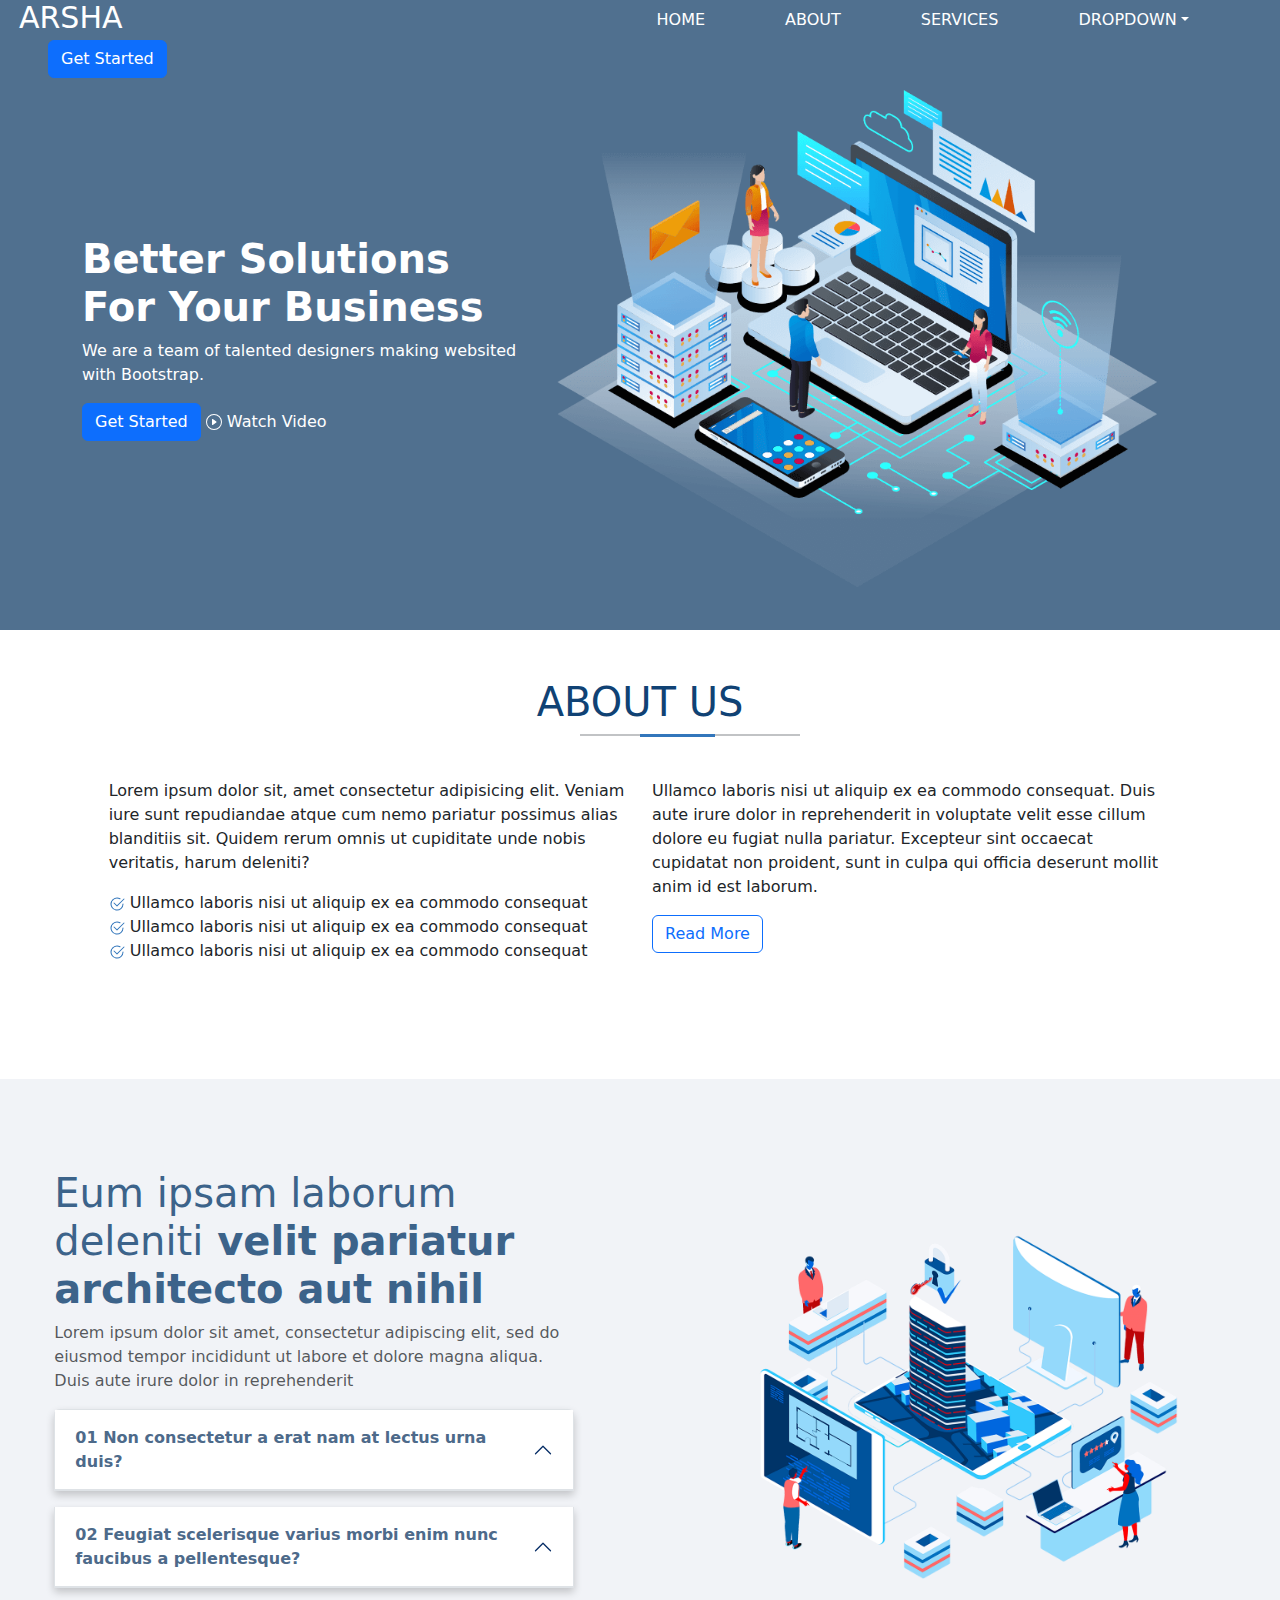
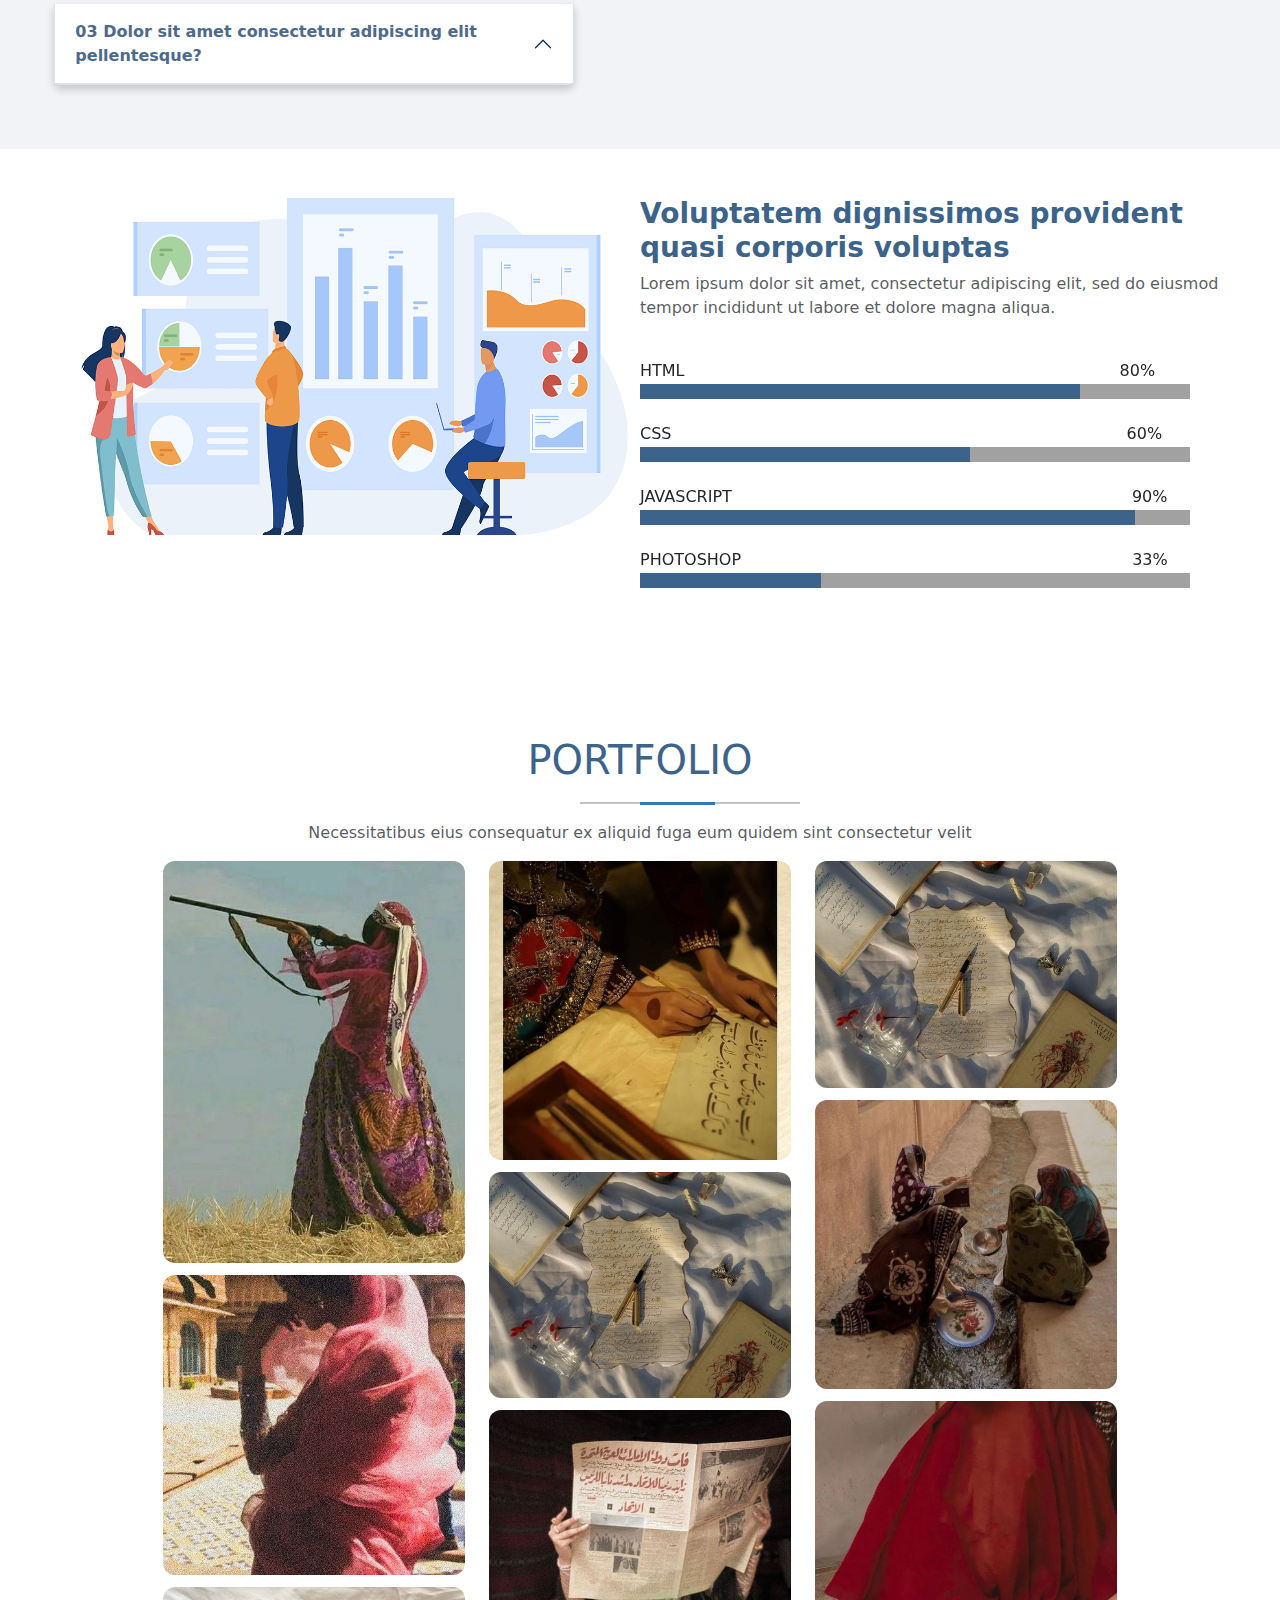
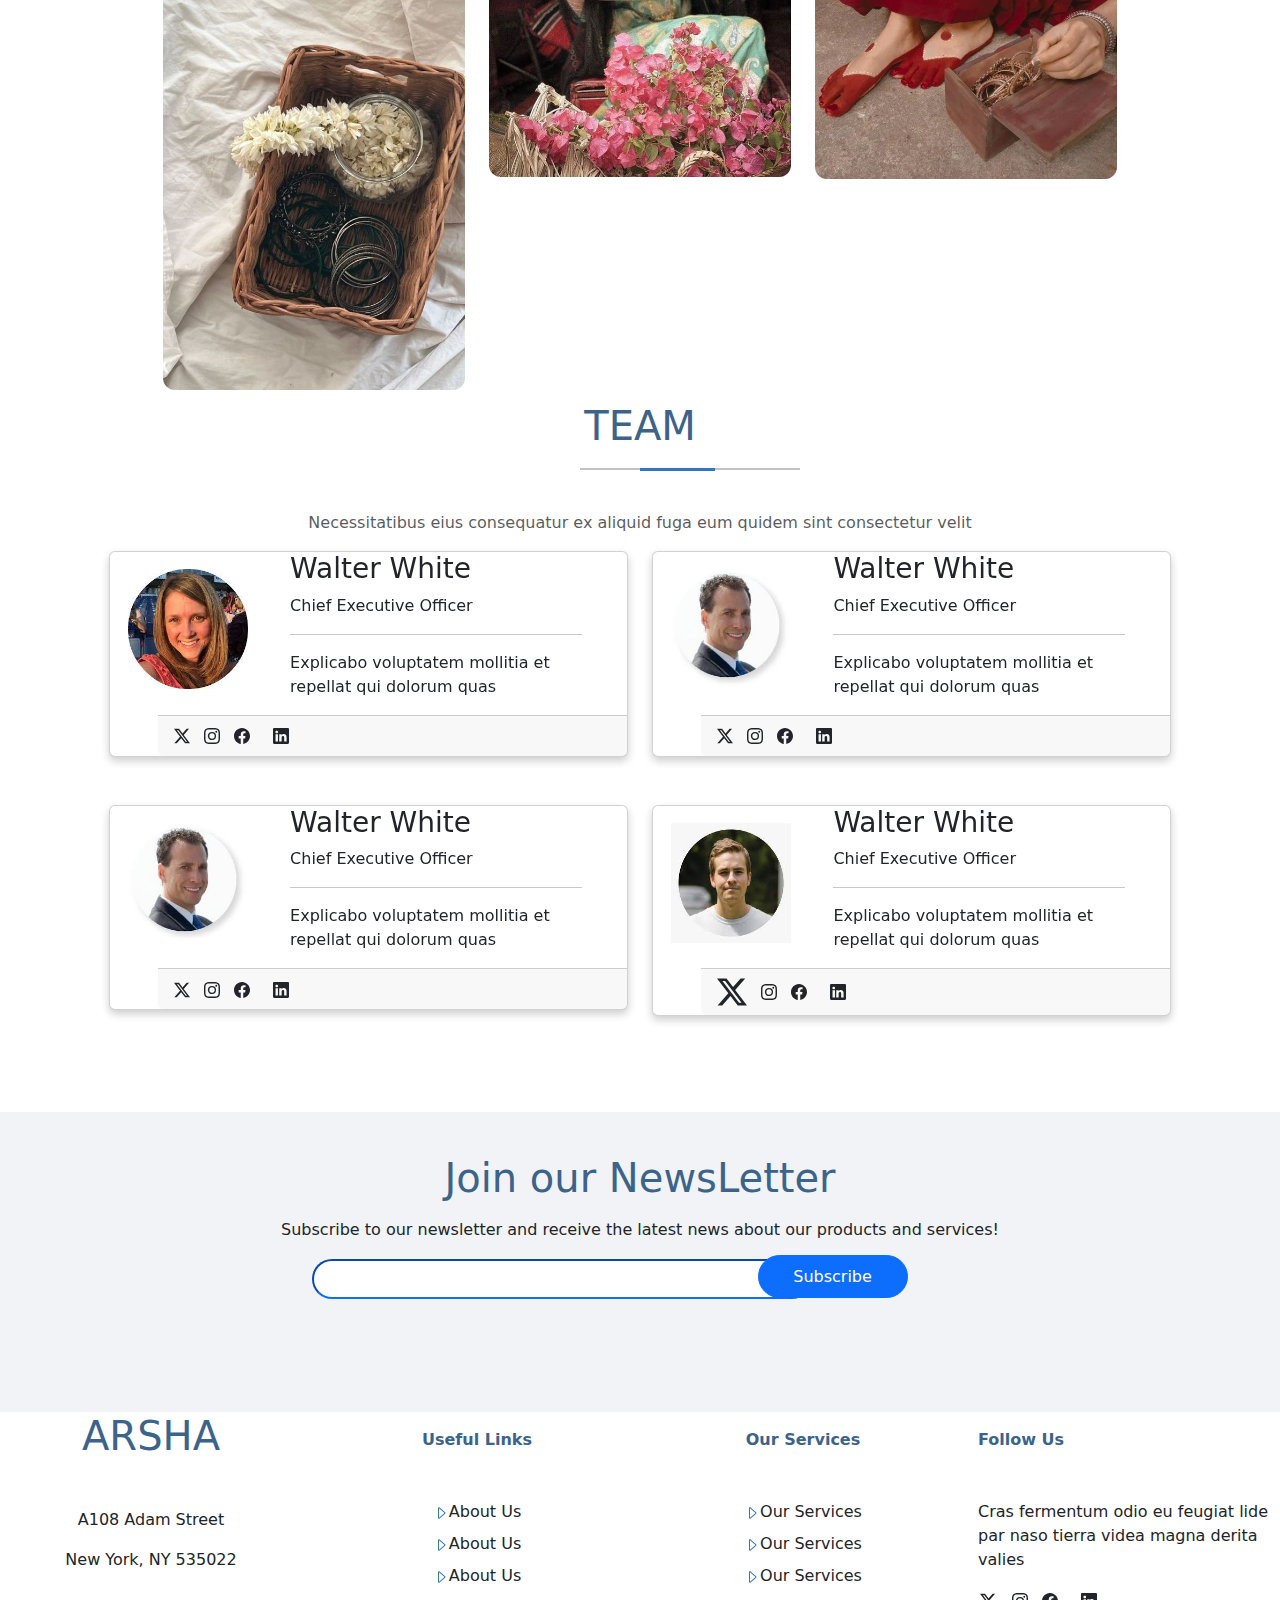
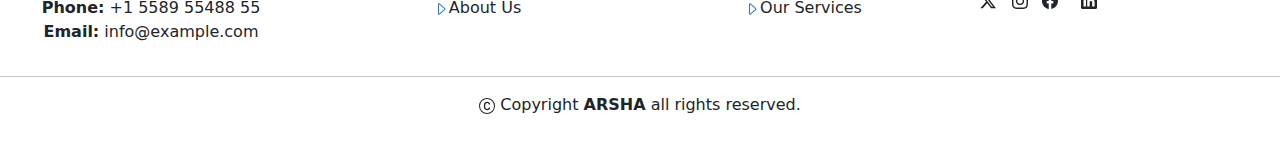
<file: index.html>
<!DOCTYPE html>
<meta name="viewport" content="width=device-width, initial-scale=1.0">

<head>
    <title>ARSHA</title>
    <link rel="stylesheet" href="./index.css">

<link href="https://cdn.jsdelivr.net/npm/bootstrap@5.0.2/dist/css/bootstrap.min.css" rel="stylesheet">
<link rel="stylesheet" href="https://cdn.jsdelivr.net/npm/@fortawesome/fontawesome-free@6.4.2/css/all.min.css">
</head>
<body>

    <!-- NAVBAR -->
     <nav class="nav-ex navbar-light bg-light  " >
        <div class="container-fluid custom-nav">
        <div class="navbar-nav">
    
            
            <ul class="nav nav-pills  text-white">
                <a href="#" class="navbar-brand display-4 text-white"> ARSHA</a>
                <li class="nav-item ms-5">
                    <a href="#home" class="nav-link text-white">HOME</a>
                </li>
                <li class="nav-item  ms-5">
                    <a href="#about" class="nav-link text-white">ABOUT</a>
                </li>
                <li class="nav-item  ms-5">
                    <a href="#services" class="nav-link text-white">SERVICES</a>
                </li>
                <li class="nav-item dropdown ms-5">
                    <a href="#h" class="nav-link dropdown-toggle text-white" data-bs-toggle="dropdown" role="button"
                    aria-expanded="false">DROPDOWN</a>
                    <ul class="dropdown-menu">
                        <li class="dropdown-item text-white"><a href="#dropdown1"> portfolio </a></li>
                        <li class="dropdown-item text-white"> <a href="#dropdown2"> team</a></li>

                    </ul>
                </li>
                <li class="nav-item ms-5 " >
                    <button class="btn btn-primary"> Get Started</button>

                </li>


            </ul>

    </div>
     </nav>

     <!-- scrollspy -->
      <div >
        <!-- HOME -->
        <section id="home">
            <div class="container">
                <div class="row  justify-content-space-between align-items-center">
                    <div class="col col-lg-5 columns">
                        <h1 class="fw-bold text-white">Better Solutions For Your Business</h1>
                        <p class="text-white">We are a team of talented
                            designers making websited with Bootstrap.
                        </p>
                        <span><Button class="btn btn-primary">Get Started</Button>
                        <span class="text-white"><svg xmlns="http://www.w3.org/2000/svg" width="16" height="16" fill="white" class="bi bi-play-circle" viewBox="0 0 16 16">
                            <path d="M8 15A7 7 0 1 1 8 1a7 7 0 0 1 0 14m0 1A8 8 0 1 0 8 0a8 8 0 0 0 0 16"/>
                            <path d="M6.271 5.055a.5.5 0 0 1 .52.038l3.5 2.5a.5.5 0 0 1 0 .814l-3.5 2.5A.5.5 0 0 1 6 10.5v-5a.5.5 0 0 1 .271-.445"/>
                          </svg> Watch Video</span></span>
                    </div>
                    <div class="col col-lg-6 columns">
                        <img src="fazool-tasweerain/hero-img.png" class="hero">
                    </div>
                </div>
            </div>

        </section>

        <!-- ABOUT US -->
        <section id="about" class="aboutUsSection">
            <!-- <div id="myCarousel" class="carousel slide" data-bs-ride="carousel">
                <div class="carousel-inner w-100% bg-secondary">
                    <div class="carousel-item active">
                        <svg xmlns="http://www.w3.org/2000/svg" width="16" height="16" fill="currentColor" class="bi bi-instagram" viewBox="0 0 16 16">
                            <path d="M8 0C5.829 0 5.556.01 4.703.048 3.85.088 3.269.222 2.76.42a3.9 3.9 0 0 0-1.417.923A3.9 3.9 0 0 0 .42 2.76C.222 3.268.087 3.85.048 4.7.01 5.555 0 5.827 0 8.001c0 2.172.01 2.444.048 3.297.04.852.174 1.433.372 1.942.205.526.478.972.923 1.417.444.445.89.719 1.416.923.51.198 1.09.333 1.942.372C5.555 15.99 5.827 16 8 16s2.444-.01 3.298-.048c.851-.04 1.434-.174 1.943-.372a3.9 3.9 0 0 0 1.416-.923c.445-.445.718-.891.923-1.417.197-.509.332-1.09.372-1.942C15.99 10.445 16 10.173 16 8s-.01-2.445-.048-3.299c-.04-.851-.175-1.433-.372-1.941a3.9 3.9 0 0 0-.923-1.417A3.9 3.9 0 0 0 13.24.42c-.51-.198-1.092-.333-1.943-.372C10.443.01 10.172 0 7.998 0zm-.717 1.442h.718c2.136 0 2.389.007 3.232.046.78.035 1.204.166 1.486.275.373.145.64.319.92.599s.453.546.598.92c.11.281.24.705.275 1.485.039.843.047 1.096.047 3.231s-.008 2.389-.047 3.232c-.035.78-.166 1.203-.275 1.485a2.5 2.5 0 0 1-.599.919c-.28.28-.546.453-.92.598-.28.11-.704.24-1.485.276-.843.038-1.096.047-3.232.047s-2.39-.009-3.233-.047c-.78-.036-1.203-.166-1.485-.276a2.5 2.5 0 0 1-.92-.598 2.5 2.5 0 0 1-.6-.92c-.109-.281-.24-.705-.275-1.485-.038-.843-.046-1.096-.046-3.233s.008-2.388.046-3.231c.036-.78.166-1.204.276-1.486.145-.373.319-.64.599-.92s.546-.453.92-.598c.282-.11.705-.24 1.485-.276.738-.034 1.024-.044 2.515-.045zm4.988 1.328a.96.96 0 1 0 0 1.92.96.96 0 0 0 0-1.92m-4.27 1.122a4.109 4.109 0 1 0 0 8.217 4.109 4.109 0 0 0 0-8.217m0 1.441a2.667 2.667 0 1 1 0 5.334 2.667 2.667 0 0 1 0-5.334"/>
                          </svg>
                    </div>
                    <div class="carousel-item">
                        <svg xmlns="http://www.w3.org/2000/svg" width="16" height="16" fill="currentColor" class="bi bi-cloud-rain-fill" viewBox="0 0 16 16">
                            <path d="M4.158 12.025a.5.5 0 0 1 .316.633l-.5 1.5a.5.5 0 1 1-.948-.316l.5-1.5a.5.5 0 0 1 .632-.317m3 0a.5.5 0 0 1 .316.633l-1 3a.5.5 0 1 1-.948-.316l1-3a.5.5 0 0 1 .632-.317m3 0a.5.5 0 0 1 .316.633l-.5 1.5a.5.5 0 1 1-.948-.316l.5-1.5a.5.5 0 0 1 .632-.317m3 0a.5.5 0 0 1 .316.633l-1 3a.5.5 0 1 1-.948-.316l1-3a.5.5 0 0 1 .632-.317m.247-6.998a5.001 5.001 0 0 0-9.499-1.004A3.5 3.5 0 1 0 3.5 11H13a3 3 0 0 0 .405-5.973"/>
                          </svg>
                    </div>
                    <div class="carousel-item"><svg xmlns="http://www.w3.org/2000/svg" width="16" height="16" fill="currentColor" class="bi bi-apple" viewBox="0 0 16 16">
                        <path d="M11.182.008C11.148-.03 9.923.023 8.857 1.18c-1.066 1.156-.902 2.482-.878 2.516s1.52.087 2.475-1.258.762-2.391.728-2.43m3.314 11.733c-.048-.096-2.325-1.234-2.113-3.422s1.675-2.789 1.698-2.854-.597-.79-1.254-1.157a3.7 3.7 0 0 0-1.563-.434c-.108-.003-.483-.095-1.254.116-.508.139-1.653.589-1.968.607-.316.018-1.256-.522-2.267-.665-.647-.125-1.333.131-1.824.328-.49.196-1.422.754-2.074 2.237-.652 1.482-.311 3.83-.067 4.56s.625 1.924 1.273 2.796c.576.984 1.34 1.667 1.659 1.899s1.219.386 1.843.067c.502-.308 1.408-.485 1.766-.472.357.013 1.061.154 1.782.539.571.197 1.111.115 1.652-.105.541-.221 1.324-1.059 2.238-2.758q.52-1.185.473-1.282"/>
                        <path d="M11.182.008C11.148-.03 9.923.023 8.857 1.18c-1.066 1.156-.902 2.482-.878 2.516s1.52.087 2.475-1.258.762-2.391.728-2.43m3.314 11.733c-.048-.096-2.325-1.234-2.113-3.422s1.675-2.789 1.698-2.854-.597-.79-1.254-1.157a3.7 3.7 0 0 0-1.563-.434c-.108-.003-.483-.095-1.254.116-.508.139-1.653.589-1.968.607-.316.018-1.256-.522-2.267-.665-.647-.125-1.333.131-1.824.328-.49.196-1.422.754-2.074 2.237-.652 1.482-.311 3.83-.067 4.56s.625 1.924 1.273 2.796c.576.984 1.34 1.667 1.659 1.899s1.219.386 1.843.067c.502-.308 1.408-.485 1.766-.472.357.013 1.061.154 1.782.539.571.197 1.111.115 1.652-.105.541-.221 1.324-1.059 2.238-2.758q.52-1.185.473-1.282"/>
                      </svg></div>
                      <div class="carousel-item">
                        <svg xmlns="http://www.w3.org/2000/svg" width="16" height="16" fill="currentColor" class="bi bi-bag-check-fill" viewBox="0 0 16 16">
                            <path fill-rule="evenodd" d="M10.5 3.5a2.5 2.5 0 0 0-5 0V4h5zm1 0V4H15v10a2 2 0 0 1-2 2H3a2 2 0 0 1-2-2V4h3.5v-.5a3.5 3.5 0 1 1 7 0m-.646 5.354a.5.5 0 0 0-.708-.708L7.5 10.793 6.354 9.646a.5.5 0 1 0-.708.708l1.5 1.5a.5.5 0 0 0 .708 0z"/>
                          </svg>
                      </div>
                </div>
            </div> -->

            <h1 class="text-center mt-5 mb-5 abUS">ABOUT US</h1>
            <div class="under"></div><div class="line"></div>
            <div class="row justify-content-center aboutUsSection">
                <div class="col col-lg-5">
                    <p>Lorem ipsum dolor sit, amet consectetur adipisicing elit. Veniam iure sunt repudiandae atque cum nemo pariatur possimus
                         alias blanditiis sit. Quidem rerum omnis ut cupiditate unde nobis veritatis, harum deleniti?</p>
                         
                            <span><svg xmlns="http://www.w3.org/2000/svg" width="16" height="16" fill=#3276bb class="bi bi-check2-circle" viewBox="0 0 16 16">
                                <path d="M2.5 8a5.5 5.5 0 0 1 8.25-4.764.5.5 0 0 0 .5-.866A6.5 6.5 0 1 0 14.5 8a.5.5 0 0 0-1 0 5.5 5.5 0 1 1-11 0"/>
                                <path d="M15.354 3.354a.5.5 0 0 0-.708-.708L8 9.293 5.354 6.646a.5.5 0 1 0-.708.708l3 3a.5.5 0 0 0 .708 0z"/>
                              </svg> Ullamco laboris nisi ut aliquip ex ea commodo consequat</span> <br>
                              <span><svg xmlns="http://www.w3.org/2000/svg" width="16" height="16" fill=#3276bb class="bi bi-check2-circle" viewBox="0 0 16 16">
                                <path d="M2.5 8a5.5 5.5 0 0 1 8.25-4.764.5.5 0 0 0 .5-.866A6.5 6.5 0 1 0 14.5 8a.5.5 0 0 0-1 0 5.5 5.5 0 1 1-11 0"/>
                                <path d="M15.354 3.354a.5.5 0 0 0-.708-.708L8 9.293 5.354 6.646a.5.5 0 1 0-.708.708l3 3a.5.5 0 0 0 .708 0z"/>
                              </svg> Ullamco laboris nisi ut aliquip ex ea commodo consequat</span>
                              <p><svg xmlns="http://www.w3.org/2000/svg" width="16" height="16" fill=#3276bb class="bi bi-check2-circle" viewBox="0 0 16 16">
                                <path d="M2.5 8a5.5 5.5 0 0 1 8.25-4.764.5.5 0 0 0 .5-.866A6.5 6.5 0 1 0 14.5 8a.5.5 0 0 0-1 0 5.5 5.5 0 1 1-11 0"/>
                                <path d="M15.354 3.354a.5.5 0 0 0-.708-.708L8 9.293 5.354 6.646a.5.5 0 1 0-.708.708l3 3a.5.5 0 0 0 .708 0z"/>
                              </svg> Ullamco laboris nisi ut aliquip ex ea commodo consequat</p>
                            
                </div>
                <div class="col col-lg-5">
                    Ullamco laboris nisi ut aliquip ex ea commodo consequat.
                     Duis aute irure dolor in reprehenderit in voluptate velit 
                     esse cillum dolore eu fugiat nulla pariatur. Excepteur sint
                      occaecat cupidatat non proident, sunt in culpa qui officia 
                      deserunt mollit anim id est laborum.
                      <div>
                        <button class="btn btn-outline-primary mt-3"> Read More</button>
                      </div>
                     
                </div>
            </div>
            <div class="row justify-content-center aboutUs2">
                <div class="col col-lg-5 columns">
                    <h1 class="kraxy">Eum ipsam laborum deleniti<strong> velit pariatur architecto aut nihil</strong></h1>
                    <p class="text-muted">Lorem ipsum dolor sit amet, consectetur adipiscing elit,
                         sed do eiusmod tempor incididunt ut labore et dolore magna aliqua. Duis aute irure dolor in reprehenderit</p>
                         <div class="accordion row-lg-6">
                            <div class="accordion-item row-lg-6 mb-3">
                                <p class="accordion-header fw-bold" id="heading-1">
                                    
                                    <button class="accordion-button" type="button" 
                                    data-bs-toggle="collapse" data-bs-target="#first" aria-expanded="false
                                    " aria-controls="first">
                                    01 Non consectetur a erat nam at lectus urna duis?</button>
                                    
                                </p> 
                                <div id="first" class="accordion-collapse collapse" aria-labelledby="heading-1">
                                    Feugiat pretium nibh ipsum consequat. Tempus iaculis urna id volutpat lacus laoreet non curabitur
                                     gravida. Venenatis lectus magna fringilla urna porttitor rhoncus dolor purus non.
                                </div>                         
                             </div>
                             <div class="accordion-item row-lg-6 mb-3">
                                <p class="accordion-header fw-bold" id="heading-2">
                                    <button class="accordion-button" type="button"
                                    data-bs-toggle="collapse" data-bs-target="#second"
                                    aria-controls="second">02 Feugiat scelerisque varius morbi enim nunc faucibus a pellentesque?
                                </button>

                                </p>
                                <div id="second" class="accordion-collapse collapse" aria-expanded="false"
                                aria-labelledby="heading-2">
                                Dolor sit amet consectetur adipiscing elit pellentesque habitant morbi.
                                 Id interdum velit laoreet id donec ultrices. Fringilla phasellus
                                  faucibus scelerisque eleifend donec pretium. Est pellentesque elit 
                                  ullamcorper dignissim. Mauris ultrices eros in cursus turpis massa tincidunt dui.
                            </div>
                             </div>

                             <div class="accordion-item row-lg-6 mb-3">
                                <p class="accordion-header fw-bold" id="heading-3">
                                    <button class="accordion-button" type="button"
                                    data-bs-toggle="collapse" data-bs-target="#third"
                                    aria-controls="third">03 Dolor sit amet consectetur adipiscing elit pellentesque?
                                </button>

                                </p>
                                <div id="second" class="accordion-collapse collapse" aria-expanded="false"
                                aria-labelledby="heading-3">
                                Eleifend mi in nulla posuere sollicitudin aliquam ultrices sagittis orci.
                                 Faucibus pulvinar elementum integer enim. Sem nulla pharetra diam sit 
                                 amet nisl suscipit. Rutrum tellus pellentesque eu tincidunt. Lectus urna 
                                 duis convallis convallis tellus. Urna molestie at elementum eu facilisis sed odio morbi quis
                            </div>
                             </div>
                             
                         </div>
                </div>
                <div class="col col-lg-6 columns">
                    <img src="fazool-tasweerain/why-us.png" class="why-us">
                </div>
            </div>
            <div class="row justify-content-center aboutUs3 py-5">
                <div class="col col-lg-6">
                    <img src="fazool-tasweerain/skills.png" class="skills">
                </div>
                <div class="col col-lg-6">
                    <h3 class="fw-bold kraxy">Voluptatem dignissimos provident quasi corporis voluptas</h3>
                    <p class="text-muted">Lorem ipsum dolor sit amet, consectetur 
                        adipiscing elit, sed do eiusmod tempor incididunt ut labore et dolore magna aliqua.</p>
                        <div class="d-flex flex-column">

                            <!-- pehla block -->
                             <div class="outline mt-5">
                                <div class="inline"></div>
                                <div class="filled"><span >HTML <span class="span-wala"> 80%</span></span></div>

                             </div>
                             <!-- dusra block -->
                             <div class="outline1 mt-5">
                                <div class="inline1"></div>
                                <div class="filled1"><span >CSS<span class="span-wala1"> 60%</span></span></div>
                        </div>

                        <!-- TEESRA BLOCK -->
                        <div class="outline2 mt-5">
                            <div class="inline2"></div>
                            <div class="filled2"><span >JAVASCRIPT <span class="span-wala2"> 90%</span></span></div>
                </div>

                        <!-- FOURTH ONE -->

                        <div class="outline3 mt-5">
                            <div class="inline3"></div>
                            <div class="filled3"><span >PHOTOSHOP<span class="span-wala3"> 33%</span></span></div>
                </div>
            </div>

            </div>


        </section>


       

        <section id="dropdown1">

            <h1 class="kraxy text-center mt-5">PORTFOLIO</h1>
            <div class="under1"></div><div class="line1"></div>
            <p class="text-muted mt-4 text-center">Necessitatibus eius consequatur ex aliquid fuga eum quidem sint consectetur velit</p>

            <div class="row justify-content-center">
                <div class="col col-lg-3">
                    <div><img src="fazool-tasweerain/12.jpg" class="girl" ></div>
                    <img src="fazool-tasweerain/5.jpg"class="girl">
                    <img src="fazool-tasweerain/9.jpg" class="girl">
                </div>

                <div class="col col-lg-3">
                    <img src="fazool-tasweerain/7.jpg" class="girl">
                    <img src="fazool-tasweerain/8.jpg" class="girl">
                    <img src="fazool-tasweerain/6.jpg" class="girl">
                </div>
                <div class="col col-lg-3">
                    <img src="fazool-tasweerain/8.jpg" class="girl">
                    <img src="fazool-tasweerain/13.jpg" class="girl">
                    <img src="fazool-tasweerain/3.jpg" class="girl">
                </div>


        
            </div>


        </section>

        <section id="dropdown2" class="mb-5">
            <h1 class="kraxy text-center">TEAM</h1>
            <div class="under1"></div><div class="line1"></div>
            <p class="text-muted text-center mt-5">Necessitatibus eius consequatur ex aliquid fuga eum quidem sint consectetur velit</p>
            <div class="row justify-content-center">
                <div class="col col-lg-5">
                    <div class="card mb-5">
                        <div class="row justify-content-space-between">
                        <div class="col col-lg-4">
                            <img src="fazool-tasweerain/pfp2.jfif" class="dp2">
                        </div>
                        <div class=" col col-lg-7">
                            <h3>Walter White</h3>
                        <p>Chief Executive Officer</p>
                        <hr>
                        <p>Explicabo voluptatem mollitia et repellat qui dolorum quas</p>
                        </div>
                        
                    </div>
                    <div class="card-footer ms-5">
                        <span style="margin-right: 9px;"><svg xmlns="http://www.w3.org/2000/svg" width="16" height="16" fill="currentColor" class="bi bi-twitter-x" viewBox="0 0 16 16">
                            <path d="M12.6.75h2.454l-5.36 6.142L16 15.25h-4.937l-3.867-5.07-4.425 5.07H.316l5.733-6.57L0 .75h5.063l3.495 4.633L12.601.75Zm-.86 13.028h1.36L4.323 2.145H2.865z"/>
                          </svg></span>
                          <span style="margin-right: 9px;"><svg xmlns="http://www.w3.org/2000/svg" width="16" height="16" fill="currentColor" class="bi bi-instagram" viewBox="0 0 16 16">
                            <path d="M8 0C5.829 0 5.556.01 4.703.048 3.85.088 3.269.222 2.76.42a3.9 3.9 0 0 0-1.417.923A3.9 3.9 0 0 0 .42 2.76C.222 3.268.087 3.85.048 4.7.01 5.555 0 5.827 0 8.001c0 2.172.01 2.444.048 3.297.04.852.174 1.433.372 1.942.205.526.478.972.923 1.417.444.445.89.719 1.416.923.51.198 1.09.333 1.942.372C5.555 15.99 5.827 16 8 16s2.444-.01 3.298-.048c.851-.04 1.434-.174 1.943-.372a3.9 3.9 0 0 0 1.416-.923c.445-.445.718-.891.923-1.417.197-.509.332-1.09.372-1.942C15.99 10.445 16 10.173 16 8s-.01-2.445-.048-3.299c-.04-.851-.175-1.433-.372-1.941a3.9 3.9 0 0 0-.923-1.417A3.9 3.9 0 0 0 13.24.42c-.51-.198-1.092-.333-1.943-.372C10.443.01 10.172 0 7.998 0zm-.717 1.442h.718c2.136 0 2.389.007 3.232.046.78.035 1.204.166 1.486.275.373.145.64.319.92.599s.453.546.598.92c.11.281.24.705.275 1.485.039.843.047 1.096.047 3.231s-.008 2.389-.047 3.232c-.035.78-.166 1.203-.275 1.485a2.5 2.5 0 0 1-.599.919c-.28.28-.546.453-.92.598-.28.11-.704.24-1.485.276-.843.038-1.096.047-3.232.047s-2.39-.009-3.233-.047c-.78-.036-1.203-.166-1.485-.276a2.5 2.5 0 0 1-.92-.598 2.5 2.5 0 0 1-.6-.92c-.109-.281-.24-.705-.275-1.485-.038-.843-.046-1.096-.046-3.233s.008-2.388.046-3.231c.036-.78.166-1.204.276-1.486.145-.373.319-.64.599-.92s.546-.453.92-.598c.282-.11.705-.24 1.485-.276.738-.034 1.024-.044 2.515-.045zm4.988 1.328a.96.96 0 1 0 0 1.92.96.96 0 0 0 0-1.92m-4.27 1.122a4.109 4.109 0 1 0 0 8.217 4.109 4.109 0 0 0 0-8.217m0 1.441a2.667 2.667 0 1 1 0 5.334 2.667 2.667 0 0 1 0-5.334"/>
                          </svg></span>
                          <span style="margin-right: 9px;"><svg xmlns="http://www.w3.org/2000/svg" width="16" height="16" fill="currentColor" class="bi bi-facebook" viewBox="0 0 16 16">
                            <path d="M16 8.049c0-4.446-3.582-8.05-8-8.05C3.58 0-.002 3.603-.002 8.05c0 4.017 2.926 7.347 6.75 7.951v-5.625h-2.03V8.05H6.75V6.275c0-2.017 1.195-3.131 3.022-3.131.876 0 1.791.157 1.791.157v1.98h-1.009c-.993 0-1.303.621-1.303 1.258v1.51h2.218l-.354 2.326H9.25V16c3.824-.604 6.75-3.934 6.75-7.951"/>
                          </svg></span>
                          <span style="margin-left: 9px;"><svg xmlns="http://www.w3.org/2000/svg" width="16" height="16" fill="currentColor" class="bi bi-linkedin" viewBox="0 0 16 16">
                            <path d="M0 1.146C0 .513.526 0 1.175 0h13.65C15.474 0 16 .513 16 1.146v13.708c0 .633-.526 1.146-1.175 1.146H1.175C.526 16 0 15.487 0 14.854zm4.943 12.248V6.169H2.542v7.225zm-1.2-8.212c.837 0 1.358-.554 1.358-1.248-.015-.709-.52-1.248-1.342-1.248S2.4 3.226 2.4 3.934c0 .694.521 1.248 1.327 1.248zm4.908 8.212V9.359c0-.216.016-.432.08-.586.173-.431.568-.878 1.232-.878.869 0 1.216.662 1.216 1.634v3.865h2.401V9.25c0-2.22-1.184-3.252-2.764-3.252-1.274 0-1.845.7-2.165 1.193v.025h-.016l.016-.025V6.169h-2.4c.03.678 0 7.225 0 7.225z"/>
                          </svg></span>
                    </div>
                </div>
            </div>

                <!-- CARD2 -->

                <div class="col col-lg-5">
                    <div class="card mb-5" >
                        <div class="row justify-content-space-between">
                        <div class="col col-lg-4">
                            <img src="fazool-tasweerain/pfp1.jfif" class="dp2">
                        </div>
                        <div class=" col col-lg-7">
                            <h3>Walter White</h3>
                        <p>Chief Executive Officer</p>
                        <hr>
                        <p>Explicabo voluptatem mollitia et repellat qui dolorum quas</p>
                        </div>
                        
                    </div>
                    <div class="card-footer ms-5">
                        <span style="margin-right: 9px;"><svg xmlns="http://www.w3.org/2000/svg" width="16" height="16" fill="currentColor" class="bi bi-twitter-x" viewBox="0 0 16 16">
                            <path d="M12.6.75h2.454l-5.36 6.142L16 15.25h-4.937l-3.867-5.07-4.425 5.07H.316l5.733-6.57L0 .75h5.063l3.495 4.633L12.601.75Zm-.86 13.028h1.36L4.323 2.145H2.865z"/>
                          </svg></span>
                          <span style="margin-right: 9px;"><svg xmlns="http://www.w3.org/2000/svg" width="16" height="16" fill="currentColor" class="bi bi-instagram" viewBox="0 0 16 16">
                            <path d="M8 0C5.829 0 5.556.01 4.703.048 3.85.088 3.269.222 2.76.42a3.9 3.9 0 0 0-1.417.923A3.9 3.9 0 0 0 .42 2.76C.222 3.268.087 3.85.048 4.7.01 5.555 0 5.827 0 8.001c0 2.172.01 2.444.048 3.297.04.852.174 1.433.372 1.942.205.526.478.972.923 1.417.444.445.89.719 1.416.923.51.198 1.09.333 1.942.372C5.555 15.99 5.827 16 8 16s2.444-.01 3.298-.048c.851-.04 1.434-.174 1.943-.372a3.9 3.9 0 0 0 1.416-.923c.445-.445.718-.891.923-1.417.197-.509.332-1.09.372-1.942C15.99 10.445 16 10.173 16 8s-.01-2.445-.048-3.299c-.04-.851-.175-1.433-.372-1.941a3.9 3.9 0 0 0-.923-1.417A3.9 3.9 0 0 0 13.24.42c-.51-.198-1.092-.333-1.943-.372C10.443.01 10.172 0 7.998 0zm-.717 1.442h.718c2.136 0 2.389.007 3.232.046.78.035 1.204.166 1.486.275.373.145.64.319.92.599s.453.546.598.92c.11.281.24.705.275 1.485.039.843.047 1.096.047 3.231s-.008 2.389-.047 3.232c-.035.78-.166 1.203-.275 1.485a2.5 2.5 0 0 1-.599.919c-.28.28-.546.453-.92.598-.28.11-.704.24-1.485.276-.843.038-1.096.047-3.232.047s-2.39-.009-3.233-.047c-.78-.036-1.203-.166-1.485-.276a2.5 2.5 0 0 1-.92-.598 2.5 2.5 0 0 1-.6-.92c-.109-.281-.24-.705-.275-1.485-.038-.843-.046-1.096-.046-3.233s.008-2.388.046-3.231c.036-.78.166-1.204.276-1.486.145-.373.319-.64.599-.92s.546-.453.92-.598c.282-.11.705-.24 1.485-.276.738-.034 1.024-.044 2.515-.045zm4.988 1.328a.96.96 0 1 0 0 1.92.96.96 0 0 0 0-1.92m-4.27 1.122a4.109 4.109 0 1 0 0 8.217 4.109 4.109 0 0 0 0-8.217m0 1.441a2.667 2.667 0 1 1 0 5.334 2.667 2.667 0 0 1 0-5.334"/>
                          </svg></span>
                          <span style="margin-right: 9px;"><svg xmlns="http://www.w3.org/2000/svg" width="16" height="16" fill="currentColor" class="bi bi-facebook" viewBox="0 0 16 16">
                            <path d="M16 8.049c0-4.446-3.582-8.05-8-8.05C3.58 0-.002 3.603-.002 8.05c0 4.017 2.926 7.347 6.75 7.951v-5.625h-2.03V8.05H6.75V6.275c0-2.017 1.195-3.131 3.022-3.131.876 0 1.791.157 1.791.157v1.98h-1.009c-.993 0-1.303.621-1.303 1.258v1.51h2.218l-.354 2.326H9.25V16c3.824-.604 6.75-3.934 6.75-7.951"/>
                          </svg></span>
                          <span style="margin-left: 9px;"><svg xmlns="http://www.w3.org/2000/svg" width="16" height="16" fill="currentColor" class="bi bi-linkedin" viewBox="0 0 16 16">
                            <path d="M0 1.146C0 .513.526 0 1.175 0h13.65C15.474 0 16 .513 16 1.146v13.708c0 .633-.526 1.146-1.175 1.146H1.175C.526 16 0 15.487 0 14.854zm4.943 12.248V6.169H2.542v7.225zm-1.2-8.212c.837 0 1.358-.554 1.358-1.248-.015-.709-.52-1.248-1.342-1.248S2.4 3.226 2.4 3.934c0 .694.521 1.248 1.327 1.248zm4.908 8.212V9.359c0-.216.016-.432.08-.586.173-.431.568-.878 1.232-.878.869 0 1.216.662 1.216 1.634v3.865h2.401V9.25c0-2.22-1.184-3.252-2.764-3.252-1.274 0-1.845.7-2.165 1.193v.025h-.016l.016-.025V6.169h-2.4c.03.678 0 7.225 0 7.225z"/>
                          </svg></span>
                    </div>
                </div>

                
                       
            
            </div>
        </div>




        <div class="row justify-content-center">
            <div class="col col-lg-5">
                <div class="card mb-5">
                    <div class="row justify-content-space-between">
                    <div class="col col-lg-4">
                        <img src="fazool-tasweerain/pfp1.jfif" class="dp2">
                    </div>
                    <div class=" col col-lg-7">
                        <h3>Walter White</h3>
                    <p>Chief Executive Officer</p>
                    <hr>
                    <p>Explicabo voluptatem mollitia et repellat qui dolorum quas</p>
                    </div>
                    
                </div>
                <div class="card-footer ms-5">
                    <span style="margin-right: 9px;"><svg xmlns="http://www.w3.org/2000/svg" width="16" height="16" fill="currentColor" class="bi bi-twitter-x" viewBox="0 0 16 16">
                        <path d="M12.6.75h2.454l-5.36 6.142L16 15.25h-4.937l-3.867-5.07-4.425 5.07H.316l5.733-6.57L0 .75h5.063l3.495 4.633L12.601.75Zm-.86 13.028h1.36L4.323 2.145H2.865z"/>
                      </svg></span>
                      <span style="margin-right: 9px;"><svg xmlns="http://www.w3.org/2000/svg" width="16" height="16" fill="currentColor" class="bi bi-instagram" viewBox="0 0 16 16">
                        <path d="M8 0C5.829 0 5.556.01 4.703.048 3.85.088 3.269.222 2.76.42a3.9 3.9 0 0 0-1.417.923A3.9 3.9 0 0 0 .42 2.76C.222 3.268.087 3.85.048 4.7.01 5.555 0 5.827 0 8.001c0 2.172.01 2.444.048 3.297.04.852.174 1.433.372 1.942.205.526.478.972.923 1.417.444.445.89.719 1.416.923.51.198 1.09.333 1.942.372C5.555 15.99 5.827 16 8 16s2.444-.01 3.298-.048c.851-.04 1.434-.174 1.943-.372a3.9 3.9 0 0 0 1.416-.923c.445-.445.718-.891.923-1.417.197-.509.332-1.09.372-1.942C15.99 10.445 16 10.173 16 8s-.01-2.445-.048-3.299c-.04-.851-.175-1.433-.372-1.941a3.9 3.9 0 0 0-.923-1.417A3.9 3.9 0 0 0 13.24.42c-.51-.198-1.092-.333-1.943-.372C10.443.01 10.172 0 7.998 0zm-.717 1.442h.718c2.136 0 2.389.007 3.232.046.78.035 1.204.166 1.486.275.373.145.64.319.92.599s.453.546.598.92c.11.281.24.705.275 1.485.039.843.047 1.096.047 3.231s-.008 2.389-.047 3.232c-.035.78-.166 1.203-.275 1.485a2.5 2.5 0 0 1-.599.919c-.28.28-.546.453-.92.598-.28.11-.704.24-1.485.276-.843.038-1.096.047-3.232.047s-2.39-.009-3.233-.047c-.78-.036-1.203-.166-1.485-.276a2.5 2.5 0 0 1-.92-.598 2.5 2.5 0 0 1-.6-.92c-.109-.281-.24-.705-.275-1.485-.038-.843-.046-1.096-.046-3.233s.008-2.388.046-3.231c.036-.78.166-1.204.276-1.486.145-.373.319-.64.599-.92s.546-.453.92-.598c.282-.11.705-.24 1.485-.276.738-.034 1.024-.044 2.515-.045zm4.988 1.328a.96.96 0 1 0 0 1.92.96.96 0 0 0 0-1.92m-4.27 1.122a4.109 4.109 0 1 0 0 8.217 4.109 4.109 0 0 0 0-8.217m0 1.441a2.667 2.667 0 1 1 0 5.334 2.667 2.667 0 0 1 0-5.334"/>
                      </svg></span>
                      <span style="margin-right: 9px;"><svg xmlns="http://www.w3.org/2000/svg" width="16" height="16" fill="currentColor" class="bi bi-facebook" viewBox="0 0 16 16">
                        <path d="M16 8.049c0-4.446-3.582-8.05-8-8.05C3.58 0-.002 3.603-.002 8.05c0 4.017 2.926 7.347 6.75 7.951v-5.625h-2.03V8.05H6.75V6.275c0-2.017 1.195-3.131 3.022-3.131.876 0 1.791.157 1.791.157v1.98h-1.009c-.993 0-1.303.621-1.303 1.258v1.51h2.218l-.354 2.326H9.25V16c3.824-.604 6.75-3.934 6.75-7.951"/>
                      </svg></span>
                      <span style="margin-left: 9px;"><svg xmlns="http://www.w3.org/2000/svg" width="16" height="16" fill="currentColor" class="bi bi-linkedin" viewBox="0 0 16 16">
                        <path d="M0 1.146C0 .513.526 0 1.175 0h13.65C15.474 0 16 .513 16 1.146v13.708c0 .633-.526 1.146-1.175 1.146H1.175C.526 16 0 15.487 0 14.854zm4.943 12.248V6.169H2.542v7.225zm-1.2-8.212c.837 0 1.358-.554 1.358-1.248-.015-.709-.52-1.248-1.342-1.248S2.4 3.226 2.4 3.934c0 .694.521 1.248 1.327 1.248zm4.908 8.212V9.359c0-.216.016-.432.08-.586.173-.431.568-.878 1.232-.878.869 0 1.216.662 1.216 1.634v3.865h2.401V9.25c0-2.22-1.184-3.252-2.764-3.252-1.274 0-1.845.7-2.165 1.193v.025h-.016l.016-.025V6.169h-2.4c.03.678 0 7.225 0 7.225z"/>
                      </svg></span>
                </div>
            </div>
        </div>

            <!-- CARD2 -->

            <div class="col col-lg-5">
                <div class="card mb-5">
                    <div class="row justify-content-space-between">
                    <div class="col col-lg-4">
                        <img src="fazool-tasweerain/pfp3.jfif" class="dp2">
                    </div>
                    <div class=" col col-lg-7">
                        <h3>Walter White</h3>
                    <p>Chief Executive Officer</p>
                    <hr>
                    <p>Explicabo voluptatem mollitia et repellat qui dolorum quas</p>
                    </div>
                    
                </div>
                <div class="card-footer ms-5">
                    <span style="margin-right: 9px;"><svg xmlns="http://www.w3.org/2000/svg" width="30" height="30" fill="currentColor" class="bi bi-twitter-x" viewBox="0 0 16 16">
                        <path d="M12.6.75h2.454l-5.36 6.142L16 15.25h-4.937l-3.867-5.07-4.425 5.07H.316l5.733-6.57L0 .75h5.063l3.495 4.633L12.601.75Zm-.86 13.028h1.36L4.323 2.145H2.865z"/>
                      </svg></span>
                      <span style="margin-right: 9px;"><svg xmlns="http://www.w3.org/2000/svg" width="16" height="16" fill="currentColor" class="bi bi-instagram" viewBox="0 0 16 16">
                        <path d="M8 0C5.829 0 5.556.01 4.703.048 3.85.088 3.269.222 2.76.42a3.9 3.9 0 0 0-1.417.923A3.9 3.9 0 0 0 .42 2.76C.222 3.268.087 3.85.048 4.7.01 5.555 0 5.827 0 8.001c0 2.172.01 2.444.048 3.297.04.852.174 1.433.372 1.942.205.526.478.972.923 1.417.444.445.89.719 1.416.923.51.198 1.09.333 1.942.372C5.555 15.99 5.827 16 8 16s2.444-.01 3.298-.048c.851-.04 1.434-.174 1.943-.372a3.9 3.9 0 0 0 1.416-.923c.445-.445.718-.891.923-1.417.197-.509.332-1.09.372-1.942C15.99 10.445 16 10.173 16 8s-.01-2.445-.048-3.299c-.04-.851-.175-1.433-.372-1.941a3.9 3.9 0 0 0-.923-1.417A3.9 3.9 0 0 0 13.24.42c-.51-.198-1.092-.333-1.943-.372C10.443.01 10.172 0 7.998 0zm-.717 1.442h.718c2.136 0 2.389.007 3.232.046.78.035 1.204.166 1.486.275.373.145.64.319.92.599s.453.546.598.92c.11.281.24.705.275 1.485.039.843.047 1.096.047 3.231s-.008 2.389-.047 3.232c-.035.78-.166 1.203-.275 1.485a2.5 2.5 0 0 1-.599.919c-.28.28-.546.453-.92.598-.28.11-.704.24-1.485.276-.843.038-1.096.047-3.232.047s-2.39-.009-3.233-.047c-.78-.036-1.203-.166-1.485-.276a2.5 2.5 0 0 1-.92-.598 2.5 2.5 0 0 1-.6-.92c-.109-.281-.24-.705-.275-1.485-.038-.843-.046-1.096-.046-3.233s.008-2.388.046-3.231c.036-.78.166-1.204.276-1.486.145-.373.319-.64.599-.92s.546-.453.92-.598c.282-.11.705-.24 1.485-.276.738-.034 1.024-.044 2.515-.045zm4.988 1.328a.96.96 0 1 0 0 1.92.96.96 0 0 0 0-1.92m-4.27 1.122a4.109 4.109 0 1 0 0 8.217 4.109 4.109 0 0 0 0-8.217m0 1.441a2.667 2.667 0 1 1 0 5.334 2.667 2.667 0 0 1 0-5.334"/>
                      </svg></span>
                      <span style="margin-right: 9px;"><svg xmlns="http://www.w3.org/2000/svg" width="16" height="16" fill="currentColor" class="bi bi-facebook" viewBox="0 0 16 16">
                        <path d="M16 8.049c0-4.446-3.582-8.05-8-8.05C3.58 0-.002 3.603-.002 8.05c0 4.017 2.926 7.347 6.75 7.951v-5.625h-2.03V8.05H6.75V6.275c0-2.017 1.195-3.131 3.022-3.131.876 0 1.791.157 1.791.157v1.98h-1.009c-.993 0-1.303.621-1.303 1.258v1.51h2.218l-.354 2.326H9.25V16c3.824-.604 6.75-3.934 6.75-7.951"/>
                      </svg></span>
                      <span style="margin-left: 9px;"><svg xmlns="http://www.w3.org/2000/svg" width="16" height="16" fill="currentColor" class="bi bi-linkedin" viewBox="0 0 16 16">
                        <path d="M0 1.146C0 .513.526 0 1.175 0h13.65C15.474 0 16 .513 16 1.146v13.708c0 .633-.526 1.146-1.175 1.146H1.175C.526 16 0 15.487 0 14.854zm4.943 12.248V6.169H2.542v7.225zm-1.2-8.212c.837 0 1.358-.554 1.358-1.248-.015-.709-.52-1.248-1.342-1.248S2.4 3.226 2.4 3.934c0 .694.521 1.248 1.327 1.248zm4.908 8.212V9.359c0-.216.016-.432.08-.586.173-.431.568-.878 1.232-.878.869 0 1.216.662 1.216 1.634v3.865h2.401V9.25c0-2.22-1.184-3.252-2.764-3.252-1.274 0-1.845.7-2.165 1.193v.025h-.016l.016-.025V6.169h-2.4c.03.678 0 7.225 0 7.225z"/>
                      </svg></span>
                </div>
            </div>

            
                   
        
        </div>
    </div>


        </section>


        <section class="last">

            <div class="text-center">
                <h1 class="display3 text-center kraxy p-2">Join our NewsLetter</h1>
                <p class="text-center">Subscribe to our newsletter and receive the latest news about our products and services!</p>
                <span><input type="search" class="rounded-pill border-primary search-wala"> <button type="submit" class="
                    btn btn-primary rounded-pill subs">Subscribe</button></span>
            
            </div>




        </section>

        <section class="oof">
            <div class="row justify-content-center">
                <div class="col col-lg-3 text-center">
                    <h1 class=" kraxy mb-5"> ARSHA</h1>
                    <p>A108 Adam Street</p>
                    <p class="mb-4">New York, NY 535022</p>
                    <p><strong>Phone:</strong> +1 5589 55488 55 <br>

                        <strong>Email:</strong> info@example.com</p>


                </div>
                <div class="col col-lg-3 text-center">
                    <div class="align-items-start d-block">
                    <p class="kraxy mb-5 fw-bold mt-3">Useful Links</p>
                    <p class="mb-2"><svg xmlns="http://www.w3.org/2000/svg" width="16" height="16" fill=#3276bb class="bi bi-caret-right" viewBox="0 0 16 16">
                        <path d="M6 12.796V3.204L11.481 8zm.659.753 5.48-4.796a1 1 0 0 0 0-1.506L6.66 2.451C6.011 1.885 5 2.345 5 3.204v9.592a1 1 0 0 0 1.659.753"/>
                      </svg>About Us</p>
                      <p class="mb-2"><svg xmlns="http://www.w3.org/2000/svg" width="16" height="16" fill=#3276bb class="bi bi-caret-right" viewBox="0 0 16 16">
                        <path d="M6 12.796V3.204L11.481 8zm.659.753 5.48-4.796a1 1 0 0 0 0-1.506L6.66 2.451C6.011 1.885 5 2.345 5 3.204v9.592a1 1 0 0 0 1.659.753"/>
                      </svg>About Us</p>
                      <p class="mb-2"><svg xmlns="http://www.w3.org/2000/svg" width="16" height="16" fill=#3276bb class="bi bi-caret-right" viewBox="0 0 16 16">
                        <path d="M6 12.796V3.204L11.481 8zm.659.753 5.48-4.796a1 1 0 0 0 0-1.506L6.66 2.451C6.011 1.885 5 2.345 5 3.204v9.592a1 1 0 0 0 1.659.753"/>
                      </svg>About Us</p>
                      <p class="mb-2"><svg xmlns="http://www.w3.org/2000/svg" width="16" height="16" fill=#3276bb class="bi bi-caret-right" viewBox="0 0 16 16">
                        <path d="M6 12.796V3.204L11.481 8zm.659.753 5.48-4.796a1 1 0 0 0 0-1.506L6.66 2.451C6.011 1.885 5 2.345 5 3.204v9.592a1 1 0 0 0 1.659.753"/>
                      </svg>About Us</p>
                    
                    </div>
                </div>

                <div class="col col-lg-3 text-center">
                    <div class="align-items-start d-block">
                    <p class="kraxy mb-5 fw-bold mt-3">Our Services</p>
                    <p class="mb-2"><svg xmlns="http://www.w3.org/2000/svg" width="16" height="16" fill=#3276bb class="bi bi-caret-right" viewBox="0 0 16 16">
                        <path d="M6 12.796V3.204L11.481 8zm.659.753 5.48-4.796a1 1 0 0 0 0-1.506L6.66 2.451C6.011 1.885 5 2.345 5 3.204v9.592a1 1 0 0 0 1.659.753"/>
                      </svg>Our Services</p>
                      <p class="mb-2"><svg xmlns="http://www.w3.org/2000/svg" width="16" height="16" fill=#3276bb class="bi bi-caret-right" viewBox="0 0 16 16">
                        <path d="M6 12.796V3.204L11.481 8zm.659.753 5.48-4.796a1 1 0 0 0 0-1.506L6.66 2.451C6.011 1.885 5 2.345 5 3.204v9.592a1 1 0 0 0 1.659.753"/>
                      </svg>Our Services</p>
                      <p class="mb-2"><svg xmlns="http://www.w3.org/2000/svg" width="16" height="16" fill=#3276bb class="bi bi-caret-right" viewBox="0 0 16 16">
                        <path d="M6 12.796V3.204L11.481 8zm.659.753 5.48-4.796a1 1 0 0 0 0-1.506L6.66 2.451C6.011 1.885 5 2.345 5 3.204v9.592a1 1 0 0 0 1.659.753"/>
                      </svg>Our Services</p>
                      <p class="mb-2"><svg xmlns="http://www.w3.org/2000/svg" width="16" height="16" fill=#3276bb class="bi bi-caret-right" viewBox="0 0 16 16">
                        <path d="M6 12.796V3.204L11.481 8zm.659.753 5.48-4.796a1 1 0 0 0 0-1.506L6.66 2.451C6.011 1.885 5 2.345 5 3.204v9.592a1 1 0 0 0 1.659.753"/>
                      </svg>Our Services</p>
                    
                    </div>
                </div>

                <div class="col col-lg-3">
                   <p class="kraxy mb-5 fw-bold mt-3">Follow Us</p>
                   <p>Cras fermentum odio eu feugiat lide par naso tierra videa magna derita valies</p>
                   <span style="margin-right: 9px;"><svg xmlns="http://www.w3.org/2000/svg" width="20" height="16" fill="currentColor" class="bi bi-twitter-x" viewBox="0 0 16 16">
                    <path d="M12.6.75h2.454l-5.36 6.142L16 15.25h-4.937l-3.867-5.07-4.425 5.07H.316l5.733-6.57L0 .75h5.063l3.495 4.633L12.601.75Zm-.86 13.028h1.36L4.323 2.145H2.865z"/>
                  </svg></span>
                  <span style="margin-right: 9px;"><svg xmlns="http://www.w3.org/2000/svg" width="16" height="16" fill="currentColor" class="bi bi-instagram" viewBox="0 0 16 16">
                    <path d="M8 0C5.829 0 5.556.01 4.703.048 3.85.088 3.269.222 2.76.42a3.9 3.9 0 0 0-1.417.923A3.9 3.9 0 0 0 .42 2.76C.222 3.268.087 3.85.048 4.7.01 5.555 0 5.827 0 8.001c0 2.172.01 2.444.048 3.297.04.852.174 1.433.372 1.942.205.526.478.972.923 1.417.444.445.89.719 1.416.923.51.198 1.09.333 1.942.372C5.555 15.99 5.827 16 8 16s2.444-.01 3.298-.048c.851-.04 1.434-.174 1.943-.372a3.9 3.9 0 0 0 1.416-.923c.445-.445.718-.891.923-1.417.197-.509.332-1.09.372-1.942C15.99 10.445 16 10.173 16 8s-.01-2.445-.048-3.299c-.04-.851-.175-1.433-.372-1.941a3.9 3.9 0 0 0-.923-1.417A3.9 3.9 0 0 0 13.24.42c-.51-.198-1.092-.333-1.943-.372C10.443.01 10.172 0 7.998 0zm-.717 1.442h.718c2.136 0 2.389.007 3.232.046.78.035 1.204.166 1.486.275.373.145.64.319.92.599s.453.546.598.92c.11.281.24.705.275 1.485.039.843.047 1.096.047 3.231s-.008 2.389-.047 3.232c-.035.78-.166 1.203-.275 1.485a2.5 2.5 0 0 1-.599.919c-.28.28-.546.453-.92.598-.28.11-.704.24-1.485.276-.843.038-1.096.047-3.232.047s-2.39-.009-3.233-.047c-.78-.036-1.203-.166-1.485-.276a2.5 2.5 0 0 1-.92-.598 2.5 2.5 0 0 1-.6-.92c-.109-.281-.24-.705-.275-1.485-.038-.843-.046-1.096-.046-3.233s.008-2.388.046-3.231c.036-.78.166-1.204.276-1.486.145-.373.319-.64.599-.92s.546-.453.92-.598c.282-.11.705-.24 1.485-.276.738-.034 1.024-.044 2.515-.045zm4.988 1.328a.96.96 0 1 0 0 1.92.96.96 0 0 0 0-1.92m-4.27 1.122a4.109 4.109 0 1 0 0 8.217 4.109 4.109 0 0 0 0-8.217m0 1.441a2.667 2.667 0 1 1 0 5.334 2.667 2.667 0 0 1 0-5.334"/>
                  </svg></span>
                  <span style="margin-right: 9px;"><svg xmlns="http://www.w3.org/2000/svg" width="16" height="16" fill="currentColor" class="bi bi-facebook" viewBox="0 0 16 16">
                    <path d="M16 8.049c0-4.446-3.582-8.05-8-8.05C3.58 0-.002 3.603-.002 8.05c0 4.017 2.926 7.347 6.75 7.951v-5.625h-2.03V8.05H6.75V6.275c0-2.017 1.195-3.131 3.022-3.131.876 0 1.791.157 1.791.157v1.98h-1.009c-.993 0-1.303.621-1.303 1.258v1.51h2.218l-.354 2.326H9.25V16c3.824-.604 6.75-3.934 6.75-7.951"/>
                  </svg></span>
                  <span style="margin-left: 9px;"><svg xmlns="http://www.w3.org/2000/svg" width="16" height="16" fill="currentColor" class="bi bi-linkedin" viewBox="0 0 16 16">
                    <path d="M0 1.146C0 .513.526 0 1.175 0h13.65C15.474 0 16 .513 16 1.146v13.708c0 .633-.526 1.146-1.175 1.146H1.175C.526 16 0 15.487 0 14.854zm4.943 12.248V6.169H2.542v7.225zm-1.2-8.212c.837 0 1.358-.554 1.358-1.248-.015-.709-.52-1.248-1.342-1.248S2.4 3.226 2.4 3.934c0 .694.521 1.248 1.327 1.248zm4.908 8.212V9.359c0-.216.016-.432.08-.586.173-.431.568-.878 1.232-.878.869 0 1.216.662 1.216 1.634v3.865h2.401V9.25c0-2.22-1.184-3.252-2.764-3.252-1.274 0-1.845.7-2.165 1.193v.025h-.016l.016-.025V6.169h-2.4c.03.678 0 7.225 0 7.225z"/>
                  </svg></span>


                </div>
            </div>
            <hr>
            <div class="text-center mb-5"> <svg xmlns="http://www.w3.org/2000/svg" width="16" height="16" fill="currentColor" class="bi bi-c-circle" viewBox="0 0 16 16">
                <path d="M1 8a7 7 0 1 0 14 0A7 7 0 0 0 1 8m15 0A8 8 0 1 1 0 8a8 8 0 0 1 16 0M8.146 4.992c-1.212 0-1.927.92-1.927 2.502v1.06c0 1.571.703 2.462 1.927 2.462.979 0 1.641-.586 1.729-1.418h1.295v.093c-.1 1.448-1.354 2.467-3.03 2.467-2.091 0-3.269-1.336-3.269-3.603V7.482c0-2.261 1.201-3.638 3.27-3.638 1.681 0 2.935 1.054 3.029 2.572v.088H9.875c-.088-.879-.768-1.512-1.729-1.512"/>
              </svg> Copyright <strong>ARSHA</strong> all rights reserved.</div>

        </section>
        
      </div>




      
    </body>
    <script src="https://cdn.jsdelivr.net/npm/bootstrap@5.0.2/dist/js/bootstrap.bundle.min.js" integrity="sha384-MrcW6ZMFYlzcLA8Nl+NtUVF0sA7MsXsP1UyJoMp4YLEuNSfAP+JcXn/tWtIaxVXM" crossorigin="anonymous"></script>
</file>
<file: index.css>
body{
    overflow-x: hidden;
}
.custom-nav{
    z-index: 9999 !important;
}
.navbar-brand{
    font-size: 30px !important;
    margin-left: 19px !important;
    margin-right: 470px !important;
    color: white;

}
.parent-container{
    margin: 0% !important;
    width: 100%;
}
.nav{
    background-color: #50708f;
    width: 100%;
    position: fixed;
    position: fixed;
    top: 0;
    left: 0;
}
.navbar-nav{
    width: 100%;
    margin-left: 0% !important;
}
.aboutUsSection{
    margin-bottom: 100px !important;
}
#home{
    background-color: #50708f;
    width: 100%;
    height: 630px;

}
.columns{
    margin-top: 90px !important;
}
.hero{
    width: 600px;
    animation: moveUpDown 1s infinite alternate;
}
@keyframes moveUpDown{
    0%{
        transform: translateY(0);
    }
    100%{
        transform: translateY(20px);
    }
}
.abUS{
    color: #104274;

}
.under{
    width: 220px;
    height: 2px;
    position: relative;
    left: 580px;
    top:-40px ;
    background-color: #c1c3c5;
}
.line{
    background-color: #3276bb;
    width: 75px;
    height: 3px;
    position: relative;
    left: 640px;
    top: -42px;
}
.accordion-item{
    background-color: white !important;
    color:  black!important;
    box-shadow: 0 4px 8px rgba(0, 0, 0, 0.2) !important;
}
.accordion-header{
    font-weight: bold !important;
    background-color: white!important;
    color:  #234669!important;

}
.accordion-button:not(.collapsed){
    background-color: white!important;
    color:  #4d6a8a!important;
    font-weight:bold;

}
.accordion-button{
    background-color: white!important;
    color:  #4a6683!important;
    font-weight: bold;


}
.kraxy{
    color:  #3c638a;
}
.why-us{
    width: 500px;
    margin-left: 120px;
    margin-top: 50px;
}
.aboutUs2{
    background-color:  #f1f3f7;
    height: 670px;
}
.aboutUs3{
    width: 100%;
}
.skills{
    width: 550px;
    margin-left: 80px;
}
.outline{
    width: 550px;
    height: 15px;
    background-color: rgb(161, 161, 161);
}
.inline{
    width: 440px;
    height: 15px;
    background-color:  #3c638a;
    animation: html 1s linear;
}
@keyframes html{
    0%{
        width: 0px;
    }
    80%{
        width: 440px;
    }
}
.span-wala{
    margin-left: 430px;
}

.filled{
    position: relative;
    top: -40px;
}



.outline1{
    width: 550px;
    height: 15px;
    background-color: rgb(161, 161, 161);
}
.inline1{
    width: 330px;
    height: 15px;
    background-color:  #3c638a;
    animation: css 1s linear;
    }
    @keyframes css {
        0%{
            width: 0px;
        }
        60%{
            width: 330px;
        }
        
    }
.span-wala1{
    margin-left: 450px;
}

.filled1{
    position: relative;
    top: -40px;
}

.outline2{
    width: 550px;
    height: 15px;
    background-color: rgb(161, 161, 161);
}
.inline2{
    width: 495px;
    height: 15px;
    background-color:  #3c638a;
    animation: js 1s linear;
    }
    @keyframes js{
        0%{
            width: 0px;
        }
        90%{
            width: 495px;
        }
        
    }
.span-wala2{
    margin-left: 395px;
}

.filled2{
    position: relative;
    top: -40px;
}


.outline3{
    width: 550px;
    height: 15px;
    background-color: rgb(161, 161, 161);
}
.inline3{
    width: 181px;
    height: 15px;
    background-color:  #3c638a;
    animation: ps 1s linear;
    }
    @keyframes ps{
        0%{
            width: 0px;
        }
        90%{
            width: 181px;
        }
        
    }
.span-wala3{
    margin-left: 386px;
    
}

.filled3{
    position: relative;
    top: -40px;
}

.under1{
    width: 220px;
    height: 2px;
    position: relative;
    left: 580px;
    top:10px ;
    background-color: #c1c3c5;
}
.line1{
    background-color: #3276bb;
    width: 75px;
    height: 3px;
    position: relative;
    left: 640px;
    top: 8px;
}
.serv-div{
    height: 300px;
    background-color: white;
    box-shadow: 0 4px 8px rgba(0, 0, 0, 0.2) ;
    cursor: pointer;
    transition: 1s;

}
.serv-div:hover{
    transform: translateY(10px)

}
.girl{
    width: 100%;
    height: 100;
    margin-bottom: 12px;
    cursor: pointer;
    transition: 1s;
    border-radius: 12px;
}
.girl:hover{
    transform: scaleX(1.04);
    opacity: 0.8;

}
.dp2{
    width: 130px;
    height: 130px;
    padding: 5px;
    margin-left: 13px;
    margin-top: 12px;
}
@media (max-width: 768px) {
    /* Mobile styles */
}

.text{
    position: relative;
    left: 150px;
    top: -140px;
}
.card{
    box-shadow: 0 4px 8px rgba(0, 0, 0, 0.2) !important;
}
.search-wala{
    width: 500px;
    height: 40px;
    }
.subs{
    width: 150px;
    height: 43px;
    position: relative;
    left: -60px;
    top: -3px;
}
.last{
    background-color:  #f1f3f7;
    padding-top: 34px;
    height: 300px;

}
</file>
